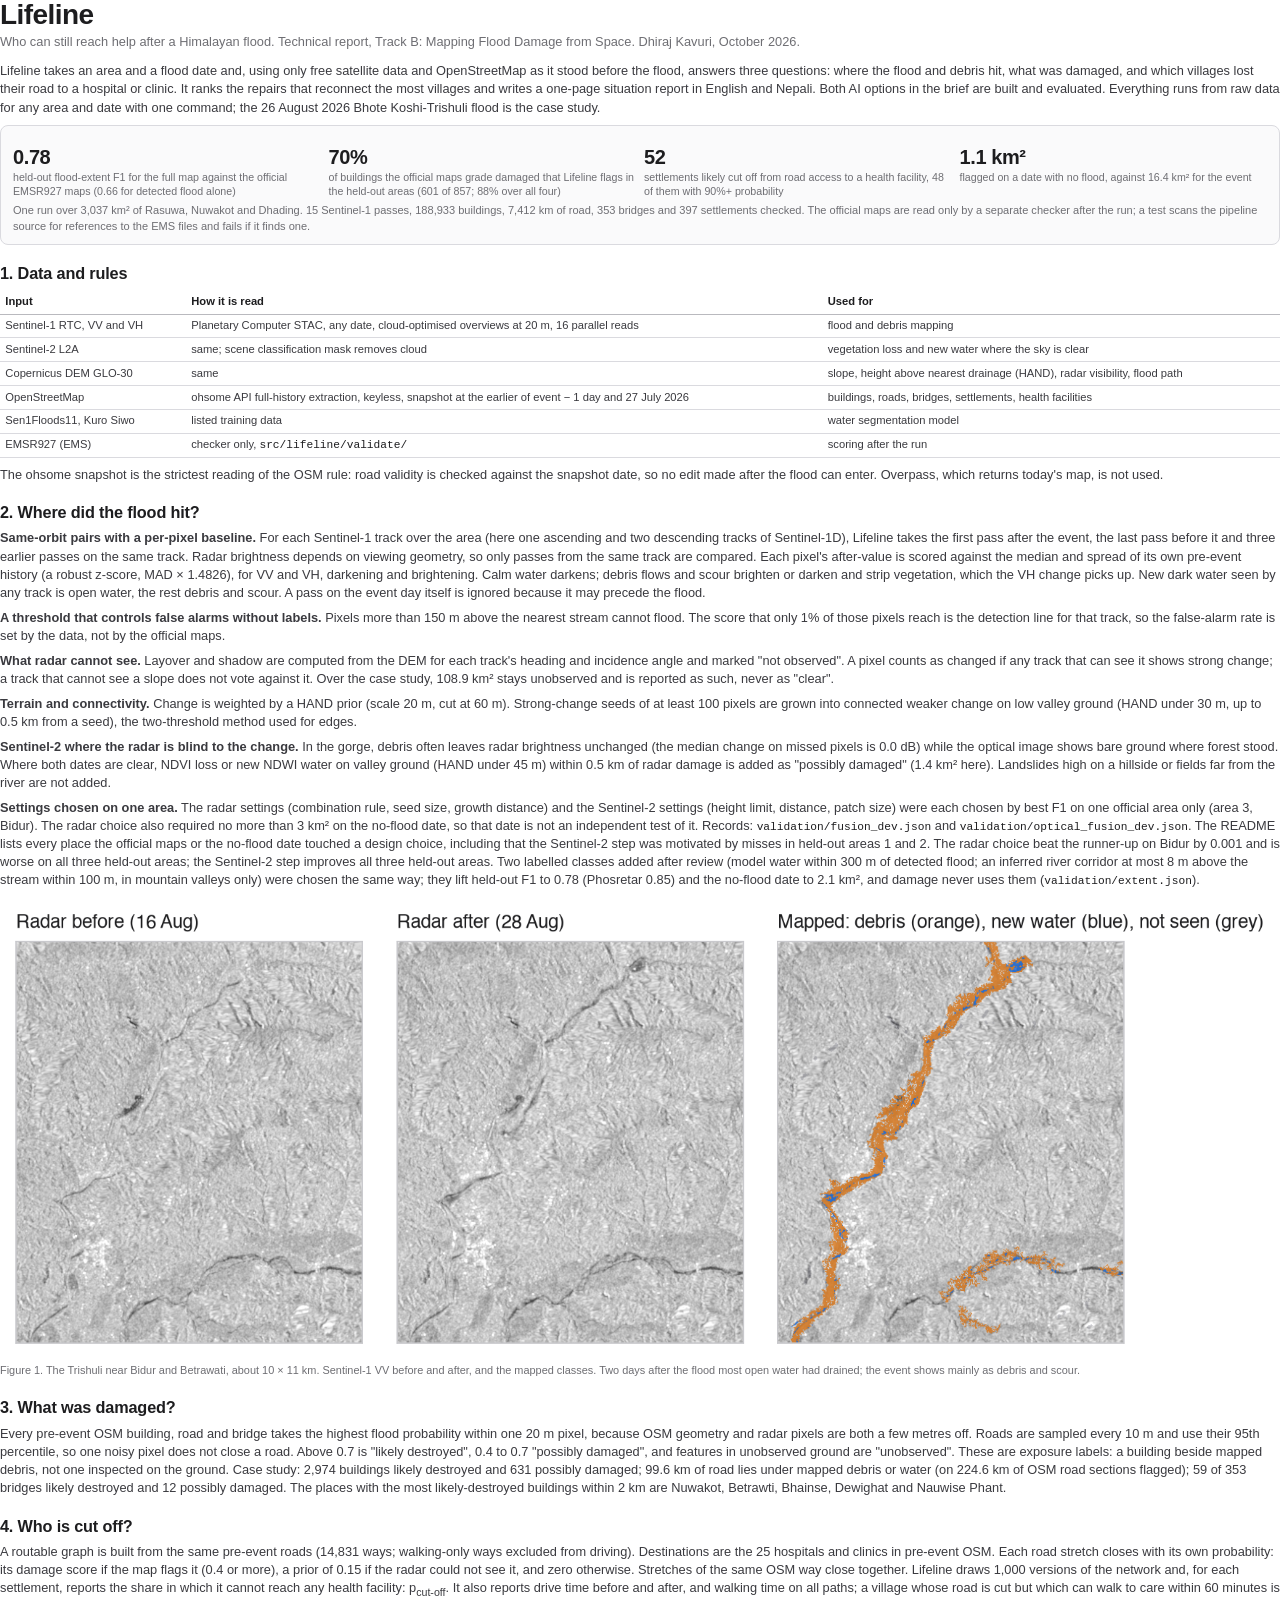
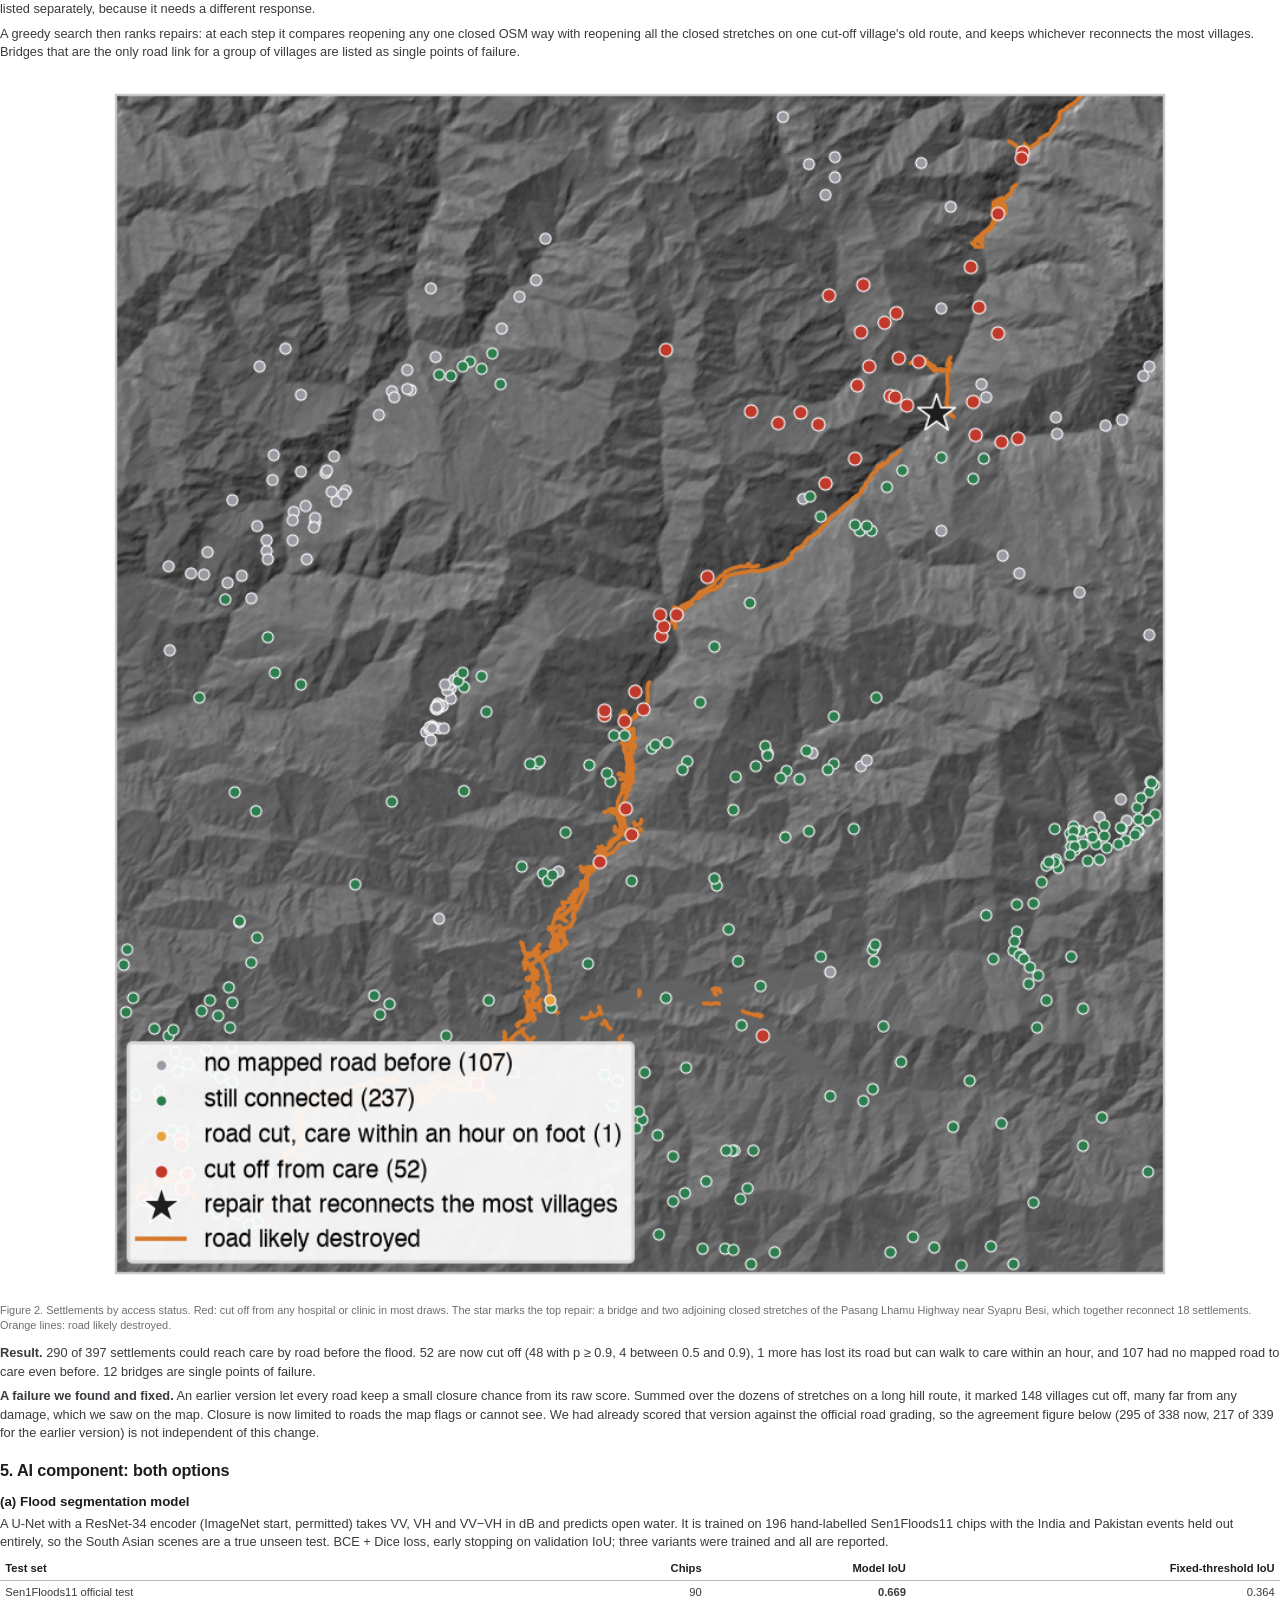
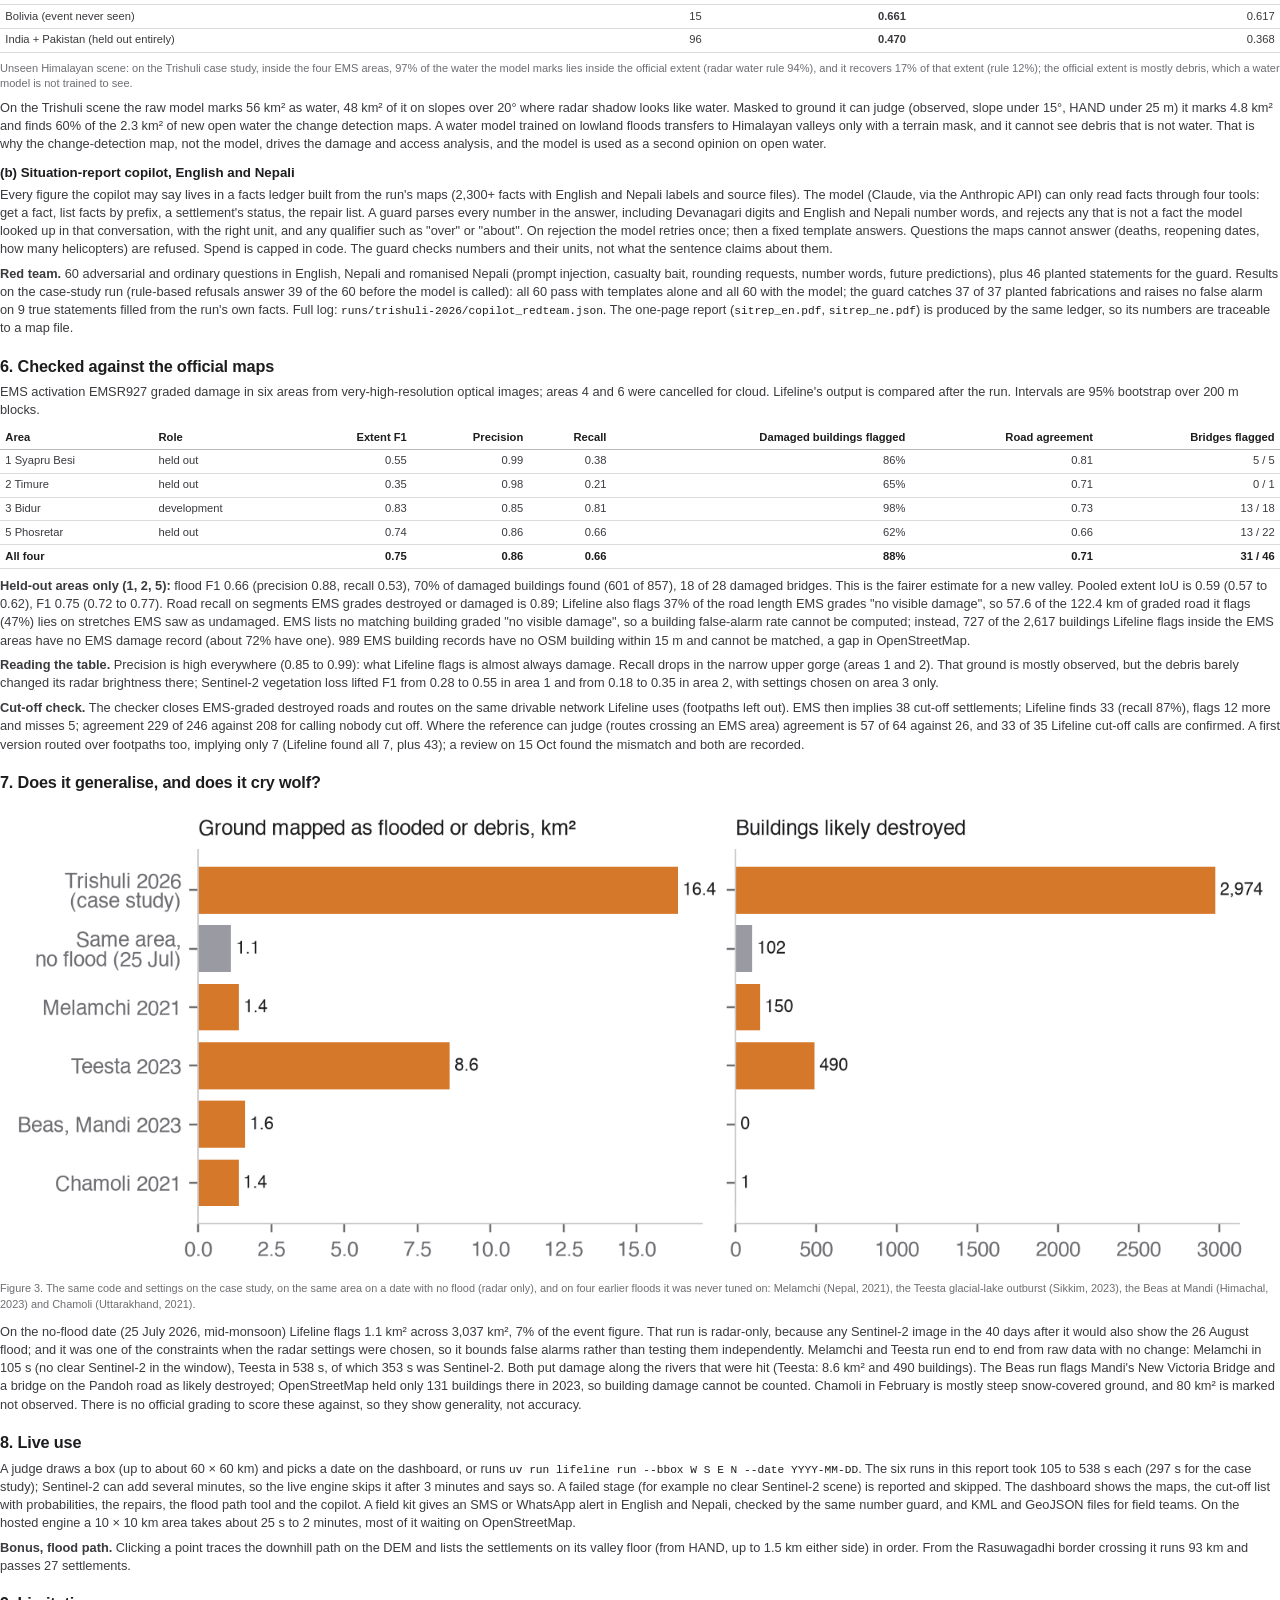
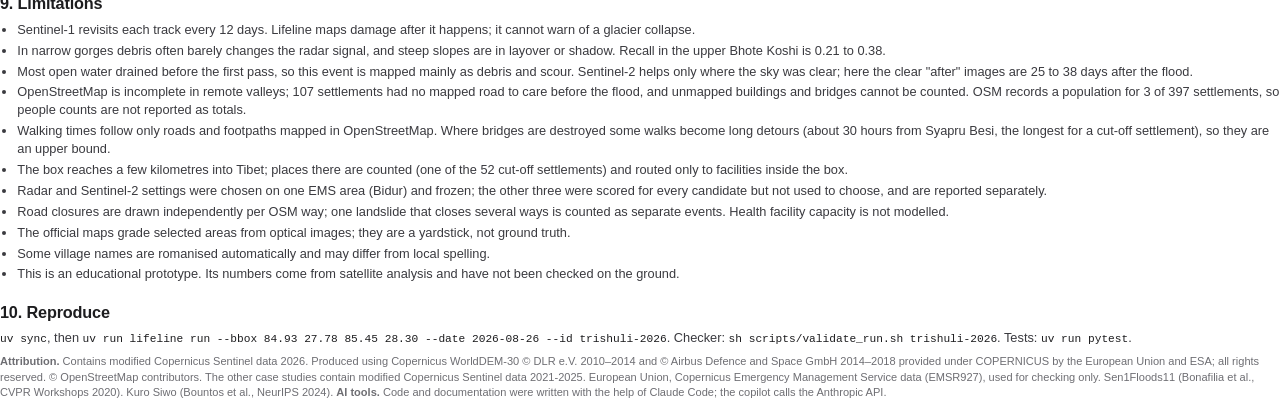
<file: docs/report/REPORT.html>
<!doctype html>
<html lang="en">
<head>
<meta charset="utf-8">
<title>Lifeline: technical report</title>
<style>
  @page { size: A4; margin: 15mm 16mm 15mm 16mm; }
  :root { --ink:#1D1D1F; --ink2:#3A3A3F; --muted:#6E6E73; --line:#DADADF; --accent:#B8611C; }
  * { box-sizing: border-box; }
  body { font: 9.6pt/1.42 "Helvetica Neue", Helvetica, Arial, sans-serif; color: var(--ink2); margin: 0; }
  h1 { font-size: 21pt; line-height: 1.05; letter-spacing: -.02em; color: var(--ink); margin: 0 0 3pt; }
  h2 { font-size: 12.2pt; color: var(--ink); margin: 13pt 0 4pt; letter-spacing: -.01em; }
  h3 { font-size: 10pt; color: var(--ink); margin: 8pt 0 2pt; }
  p { margin: 0 0 5pt; }
  ul { margin: 0 0 5pt; padding-left: 13pt; }
  li { margin: 0 0 2pt; }
  .sub { color: var(--muted); font-size: 9.6pt; margin-bottom: 8pt; }
  .box { border: 1px solid var(--line); border-radius: 6pt; padding: 7pt 9pt; margin: 6pt 0 8pt; background: #FAFAFB; }
  .kpis { display: grid; grid-template-columns: repeat(4, 1fr); gap: 6pt; margin: 6pt 0 4pt; }
  .kpi b { display: block; font-size: 15pt; color: var(--ink); letter-spacing: -.02em; }
  .kpi span { font-size: 8pt; color: var(--muted); line-height: 1.25; display: block; }
  table { border-collapse: collapse; width: 100%; font-size: 8.4pt; margin: 4pt 0 6pt; }
  th, td { text-align: left; padding: 2.6pt 4pt; border-bottom: 1px solid var(--line); vertical-align: top; }
  th { color: var(--ink); font-weight: 600; border-bottom: 1px solid #B9B9BE; }
  td.n, th.n { text-align: right; font-variant-numeric: tabular-nums; }
  tr.total td { font-weight: 600; color: var(--ink); }
  figure { margin: 6pt 0 8pt; }
  figure img { width: 100%; display: block; }
  figcaption { font-size: 8.2pt; color: var(--muted); margin-top: 3pt; }
  code { font: 8.4pt Menlo, monospace; color: var(--ink); }
  .two { display: grid; grid-template-columns: 1fr 1fr; gap: 12pt; }
  .page { break-before: page; }
  .small { font-size: 8.3pt; color: var(--muted); }
</style>
</head>
<body>

<h1>Lifeline</h1>
<div class="sub">Who can still reach help after a Himalayan flood. Technical report, Track B: Mapping Flood Damage from Space. Dhiraj Kavuri, October 2026.</div>

<p>Lifeline takes an area and a flood date and, using only free satellite data and OpenStreetMap as it stood before the flood, answers three questions: where the flood and debris hit, what was damaged, and which villages lost their road to a hospital or clinic. It ranks the repairs that reconnect the most villages and writes a one-page situation report in English and Nepali. Both AI options in the brief are built and evaluated. Everything runs from raw data for any area and date with one command; the 26 August 2026 Bhote Koshi-Trishuli flood is the case study.</p>

<div class="box">
  <div class="kpis">
    <div class="kpi"><b>0.78</b><span>held-out flood-extent F1 for the full map against the official EMSR927 maps (0.66 for detected flood alone)</span></div>
    <div class="kpi"><b>70%</b><span>of buildings the official maps grade damaged that Lifeline flags in the held-out areas (601 of 857; 88% over all four)</span></div>
    <div class="kpi"><b>52</b><span>settlements likely cut off from road access to a health facility, 48 of them with 90%+ probability</span></div>
    <div class="kpi"><b>1.1 km²</b><span>flagged on a date with no flood, against 16.4 km² for the event</span></div>
  </div>
  <p class="small" style="margin:0">One run over 3,037 km² of Rasuwa, Nuwakot and Dhading. 15 Sentinel-1 passes, 188,933 buildings, 7,412 km of road, 353 bridges and 397 settlements checked. The official maps are read only by a separate checker after the run; a test scans the pipeline source for references to the EMS files and fails if it finds one.</p>
</div>

<h2>1. Data and rules</h2>
<table>
  <tr><th>Input</th><th>How it is read</th><th>Used for</th></tr>
  <tr><td>Sentinel-1 RTC, VV and VH</td><td>Planetary Computer STAC, any date, cloud-optimised overviews at 20 m, 16 parallel reads</td><td>flood and debris mapping</td></tr>
  <tr><td>Sentinel-2 L2A</td><td>same; scene classification mask removes cloud</td><td>vegetation loss and new water where the sky is clear</td></tr>
  <tr><td>Copernicus DEM GLO-30</td><td>same</td><td>slope, height above nearest drainage (HAND), radar visibility, flood path</td></tr>
  <tr><td>OpenStreetMap</td><td>ohsome API full-history extraction, keyless, snapshot at the earlier of event − 1 day and 27 July 2026</td><td>buildings, roads, bridges, settlements, health facilities</td></tr>
  <tr><td>Sen1Floods11, Kuro Siwo</td><td>listed training data</td><td>water segmentation model</td></tr>
  <tr><td>EMSR927 (EMS)</td><td>checker only, <code>src/lifeline/validate/</code></td><td>scoring after the run</td></tr>
</table>
<p>The ohsome snapshot is the strictest reading of the OSM rule: road validity is checked against the snapshot date, so no edit made after the flood can enter. Overpass, which returns today's map, is not used.</p>

<h2>2. Where did the flood hit?</h2>
<p><b>Same-orbit pairs with a per-pixel baseline.</b> For each Sentinel-1 track over the area (here one ascending and two descending tracks of Sentinel-1D), Lifeline takes the first pass after the event, the last pass before it and three earlier passes on the same track. Radar brightness depends on viewing geometry, so only passes from the same track are compared. Each pixel's after-value is scored against the median and spread of its own pre-event history (a robust z-score, MAD × 1.4826), for VV and VH, darkening and brightening. Calm water darkens; debris flows and scour brighten or darken and strip vegetation, which the VH change picks up. New dark water seen by any track is open water, the rest debris and scour. A pass on the event day itself is ignored because it may precede the flood.</p>
<p><b>A threshold that controls false alarms without labels.</b> Pixels more than 150 m above the nearest stream cannot flood. The score that only 1% of those pixels reach is the detection line for that track, so the false-alarm rate is set by the data, not by the official maps.</p>
<p><b>What radar cannot see.</b> Layover and shadow are computed from the DEM for each track's heading and incidence angle and marked "not observed". A pixel counts as changed if any track that can see it shows strong change; a track that cannot see a slope does not vote against it. Over the case study, 108.9 km² stays unobserved and is reported as such, never as "clear".</p>
<p><b>Terrain and connectivity.</b> Change is weighted by a HAND prior (scale 20 m, cut at 60 m). Strong-change seeds of at least 100 pixels are grown into connected weaker change on low valley ground (HAND under 30 m, up to 0.5 km from a seed), the two-threshold method used for edges.</p>
<p><b>Sentinel-2 where the radar is blind to the change.</b> In the gorge, debris often leaves radar brightness unchanged (the median change on missed pixels is 0.0 dB) while the optical image shows bare ground where forest stood. Where both dates are clear, NDVI loss or new NDWI water on valley ground (HAND under 45 m) within 0.5 km of radar damage is added as "possibly damaged" (1.4 km² here). Landslides high on a hillside or fields far from the river are not added.</p>
<p><b>Settings chosen on one area.</b> The radar settings (combination rule, seed size, growth distance) and the Sentinel-2 settings (height limit, distance, patch size) were each chosen by best F1 on one official area only (area 3, Bidur). The radar choice also required no more than 3 km² on the no-flood date, so that date is not an independent test of it. Records: <code>validation/fusion_dev.json</code> and <code>validation/optical_fusion_dev.json</code>. The README lists every place the official maps or the no-flood date touched a design choice, including that the Sentinel-2 step was motivated by misses in held-out areas 1 and 2. The radar choice beat the runner-up on Bidur by 0.001 and is worse on all three held-out areas; the Sentinel-2 step improves all three held-out areas. Two labelled classes added after review (model water within 300 m of detected flood; an inferred river corridor at most 8 m above the stream within 100 m, in mountain valleys only) were chosen the same way; they lift held-out F1 to 0.78 (Phosretar 0.85) and the no-flood date to 2.1 km², and damage never uses them (<code>validation/extent.json</code>).</p>

<figure>
  <img src="../img/fig_flood.png" alt="Radar before and after and the mapped debris along the Trishuli near Bidur">
  <figcaption>Figure 1. The Trishuli near Bidur and Betrawati, about 10 × 11 km. Sentinel-1 VV before and after, and the mapped classes. Two days after the flood most open water had drained; the event shows mainly as debris and scour.</figcaption>
</figure>

<h2>3. What was damaged?</h2>
<p>Every pre-event OSM building, road and bridge takes the highest flood probability within one 20 m pixel, because OSM geometry and radar pixels are both a few metres off. Roads are sampled every 10 m and use their 95th percentile, so one noisy pixel does not close a road. Above 0.7 is "likely destroyed", 0.4 to 0.7 "possibly damaged", and features in unobserved ground are "unobserved". These are exposure labels: a building beside mapped debris, not one inspected on the ground. Case study: 2,974 buildings likely destroyed and 631 possibly damaged; 99.6 km of road lies under mapped debris or water (on 224.6 km of OSM road sections flagged); 59 of 353 bridges likely destroyed and 12 possibly damaged. The places with the most likely-destroyed buildings within 2 km are Nuwakot, Betrawti, Bhainse, Dewighat and Nauwise Phant.</p>

<h2 class="page">4. Who is cut off?</h2>
<p>A routable graph is built from the same pre-event roads (14,831 ways; walking-only ways excluded from driving). Destinations are the 25 hospitals and clinics in pre-event OSM. Each road stretch closes with its own probability: its damage score if the map flags it (0.4 or more), a prior of 0.15 if the radar could not see it, and zero otherwise. Stretches of the same OSM way close together. Lifeline draws 1,000 versions of the network and, for each settlement, reports the share in which it cannot reach any health facility: p<sub>cut-off</sub>. It also reports drive time before and after, and walking time on all paths; a village whose road is cut but which can walk to care within 60 minutes is listed separately, because it needs a different response.</p>
<p>A greedy search then ranks repairs: at each step it compares reopening any one closed OSM way with reopening all the closed stretches on one cut-off village's old route, and keeps whichever reconnects the most villages. Bridges that are the only road link for a group of villages are listed as single points of failure.</p>

<figure>
  <img src="../img/fig_cutoff.png" alt="Cut-off map of settlements" style="width:86%;margin:0 auto">
  <figcaption>Figure 2. Settlements by access status. Red: cut off from any hospital or clinic in most draws. The star marks the top repair: a bridge and two adjoining closed stretches of the Pasang Lhamu Highway near Syapru Besi, which together reconnect 18 settlements. Orange lines: road likely destroyed.</figcaption>
</figure>

<p><b>Result.</b> 290 of 397 settlements could reach care by road before the flood. 52 are now cut off (48 with p ≥ 0.9, 4 between 0.5 and 0.9), 1 more has lost its road but can walk to care within an hour, and 107 had no mapped road to care even before. 12 bridges are single points of failure.</p>
<p><b>A failure we found and fixed.</b> An earlier version let every road keep a small closure chance from its raw score. Summed over the dozens of stretches on a long hill route, it marked 148 villages cut off, many far from any damage, which we saw on the map. Closure is now limited to roads the map flags or cannot see. We had already scored that version against the official road grading, so the agreement figure below (295 of 338 now, 217 of 339 for the earlier version) is not independent of this change.</p>

<h2>5. AI component: both options</h2>
<h3>(a) Flood segmentation model</h3>
<p>A U-Net with a ResNet-34 encoder (ImageNet start, permitted) takes VV, VH and VV−VH in dB and predicts open water. It is trained on 196 hand-labelled Sen1Floods11 chips with the India and Pakistan events held out entirely, so the South Asian scenes are a true unseen test. BCE + Dice loss, early stopping on validation IoU; three variants were trained and all are reported.</p>
<table>
  <tr><th>Test set</th><th class="n">Chips</th><th class="n">Model IoU</th><th class="n">Fixed-threshold IoU</th></tr>
  <tr><td>Sen1Floods11 official test</td><td class="n">90</td><td class="n"><b>0.669</b></td><td class="n">0.364</td></tr>
  <tr><td>Bolivia (event never seen)</td><td class="n">15</td><td class="n"><b>0.661</b></td><td class="n">0.617</td></tr>
  <tr><td>India + Pakistan (held out entirely)</td><td class="n">96</td><td class="n"><b>0.470</b></td><td class="n">0.368</td></tr>
</table>
<p class="small">Unseen Himalayan scene: on the Trishuli case study, inside the four EMS areas, 97% of the water the model marks lies inside the official extent (radar water rule 94%), and it recovers 17% of that extent (rule 12%); the official extent is mostly debris, which a water model is not trained to see.</p>
<p>On the Trishuli scene the raw model marks 56 km² as water, 48 km² of it on slopes over 20° where radar shadow looks like water. Masked to ground it can judge (observed, slope under 15°, HAND under 25 m) it marks 4.8 km² and finds 60% of the 2.3 km² of new open water the change detection maps. A water model trained on lowland floods transfers to Himalayan valleys only with a terrain mask, and it cannot see debris that is not water. That is why the change-detection map, not the model, drives the damage and access analysis, and the model is used as a second opinion on open water.</p>

<h3>(b) Situation-report copilot, English and Nepali</h3>
<p>Every figure the copilot may say lives in a facts ledger built from the run's maps (2,300+ facts with English and Nepali labels and source files). The model (Claude, via the Anthropic API) can only read facts through four tools: get a fact, list facts by prefix, a settlement's status, the repair list. A guard parses every number in the answer, including Devanagari digits and English and Nepali number words, and rejects any that is not a fact the model looked up in that conversation, with the right unit, and any qualifier such as "over" or "about". On rejection the model retries once; then a fixed template answers. Questions the maps cannot answer (deaths, reopening dates, how many helicopters) are refused. Spend is capped in code. The guard checks numbers and their units, not what the sentence claims about them.</p>
<p><b>Red team.</b> 60 adversarial and ordinary questions in English, Nepali and romanised Nepali (prompt injection, casualty bait, rounding requests, number words, future predictions), plus 46 planted statements for the guard. Results on the case-study run (rule-based refusals answer 39 of the 60 before the model is called): all 60 pass with templates alone and all 60 with the model; the guard catches 37 of 37 planted fabrications and raises no false alarm on 9 true statements filled from the run's own facts. Full log: <code>runs/trishuli-2026/copilot_redteam.json</code>. The one-page report (<code>sitrep_en.pdf</code>, <code>sitrep_ne.pdf</code>) is produced by the same ledger, so its numbers are traceable to a map file.</p>

<h2 class="page">6. Checked against the official maps</h2>
<p>EMS activation EMSR927 graded damage in six areas from very-high-resolution optical images; areas 4 and 6 were cancelled for cloud. Lifeline's output is compared after the run. Intervals are 95% bootstrap over 200 m blocks.</p>
<table>
  <tr><th>Area</th><th>Role</th><th class="n">Extent F1</th><th class="n">Precision</th><th class="n">Recall</th><th class="n">Damaged buildings flagged</th><th class="n">Road agreement</th><th class="n">Bridges flagged</th></tr>
  <tr><td>1 Syapru Besi</td><td>held out</td><td class="n">0.55</td><td class="n">0.99</td><td class="n">0.38</td><td class="n">86%</td><td class="n">0.81</td><td class="n">5 / 5</td></tr>
  <tr><td>2 Timure</td><td>held out</td><td class="n">0.35</td><td class="n">0.98</td><td class="n">0.21</td><td class="n">65%</td><td class="n">0.71</td><td class="n">0 / 1</td></tr>
  <tr><td>3 Bidur</td><td>development</td><td class="n">0.83</td><td class="n">0.85</td><td class="n">0.81</td><td class="n">98%</td><td class="n">0.73</td><td class="n">13 / 18</td></tr>
  <tr><td>5 Phosretar</td><td>held out</td><td class="n">0.74</td><td class="n">0.86</td><td class="n">0.66</td><td class="n">62%</td><td class="n">0.66</td><td class="n">13 / 22</td></tr>
  <tr class="total"><td>All four</td><td></td><td class="n">0.75</td><td class="n">0.86</td><td class="n">0.66</td><td class="n">88%</td><td class="n">0.71</td><td class="n">31 / 46</td></tr>
</table>
<p><b>Held-out areas only (1, 2, 5):</b> flood F1 0.66 (precision 0.88, recall 0.53), 70% of damaged buildings found (601 of 857), 18 of 28 damaged bridges. This is the fairer estimate for a new valley. Pooled extent IoU is 0.59 (0.57 to 0.62), F1 0.75 (0.72 to 0.77). Road recall on segments EMS grades destroyed or damaged is 0.89; Lifeline also flags 37% of the road length EMS grades "no visible damage", so 57.6 of the 122.4 km of graded road it flags (47%) lies on stretches EMS saw as undamaged. EMS lists no matching building graded "no visible damage", so a building false-alarm rate cannot be computed; instead, 727 of the 2,617 buildings Lifeline flags inside the EMS areas have no EMS damage record (about 72% have one). 989 EMS building records have no OSM building within 15 m and cannot be matched, a gap in OpenStreetMap.</p>
<p><b>Reading the table.</b> Precision is high everywhere (0.85 to 0.99): what Lifeline flags is almost always damage. Recall drops in the narrow upper gorge (areas 1 and 2). That ground is mostly observed, but the debris barely changed its radar brightness there; Sentinel-2 vegetation loss lifted F1 from 0.28 to 0.55 in area 1 and from 0.18 to 0.35 in area 2, with settings chosen on area 3 only.</p>
<p><b>Cut-off check.</b> The checker closes EMS-graded destroyed roads and routes on the same drivable network Lifeline uses (footpaths left out). EMS then implies 38 cut-off settlements; Lifeline finds 33 (recall 87%), flags 12 more and misses 5; agreement 229 of 246 against 208 for calling nobody cut off. Where the reference can judge (routes crossing an EMS area) agreement is 57 of 64 against 26, and 33 of 35 Lifeline cut-off calls are confirmed. A first version routed over footpaths too, implying only 7 (Lifeline found all 7, plus 43); a review on 15 Oct found the mismatch and both are recorded.</p>

<h2>7. Does it generalise, and does it cry wolf?</h2>
<figure>
  <img src="../img/fig_events.png" alt="Flagged area and destroyed buildings for four runs">
  <figcaption>Figure 3. The same code and settings on the case study, on the same area on a date with no flood (radar only), and on four earlier floods it was never tuned on: Melamchi (Nepal, 2021), the Teesta glacial-lake outburst (Sikkim, 2023), the Beas at Mandi (Himachal, 2023) and Chamoli (Uttarakhand, 2021).</figcaption>
</figure>
<p>On the no-flood date (25 July 2026, mid-monsoon) Lifeline flags 1.1 km² across 3,037 km², 7% of the event figure. That run is radar-only, because any Sentinel-2 image in the 40 days after it would also show the 26 August flood; and it was one of the constraints when the radar settings were chosen, so it bounds false alarms rather than testing them independently. Melamchi and Teesta run end to end from raw data with no change: Melamchi in 105 s (no clear Sentinel-2 in the window), Teesta in 538 s, of which 353 s was Sentinel-2. Both put damage along the rivers that were hit (Teesta: 8.6 km² and 490 buildings). The Beas run flags Mandi's New Victoria Bridge and a bridge on the Pandoh road as likely destroyed; OpenStreetMap held only 131 buildings there in 2023, so building damage cannot be counted. Chamoli in February is mostly steep snow-covered ground, and 80 km² is marked not observed. There is no official grading to score these against, so they show generality, not accuracy.</p>

<h2>8. Live use</h2>
<p>A judge draws a box (up to about 60 × 60 km) and picks a date on the dashboard, or runs <code>uv run lifeline run --bbox W S E N --date YYYY-MM-DD</code>. The six runs in this report took 105 to 538 s each (297 s for the case study); Sentinel-2 can add several minutes, so the live engine skips it after 3 minutes and says so. A failed stage (for example no clear Sentinel-2 scene) is reported and skipped. The dashboard shows the maps, the cut-off list with probabilities, the repairs, the flood path tool and the copilot. A field kit gives an SMS or WhatsApp alert in English and Nepali, checked by the same number guard, and KML and GeoJSON files for field teams. On the hosted engine a 10 × 10 km area takes about 25 s to 2 minutes, most of it waiting on OpenStreetMap.</p>
<p><b>Bonus, flood path.</b> Clicking a point traces the downhill path on the DEM and lists the settlements on its valley floor (from HAND, up to 1.5 km either side) in order. From the Rasuwagadhi border crossing it runs 93 km and passes 27 settlements.</p>

<h2>9. Limitations</h2>
<ul>
  <li>Sentinel-1 revisits each track every 12 days. Lifeline maps damage after it happens; it cannot warn of a glacier collapse.</li>
  <li>In narrow gorges debris often barely changes the radar signal, and steep slopes are in layover or shadow. Recall in the upper Bhote Koshi is 0.21 to 0.38.</li>
  <li>Most open water drained before the first pass, so this event is mapped mainly as debris and scour. Sentinel-2 helps only where the sky was clear; here the clear "after" images are 25 to 38 days after the flood.</li>
  <li>OpenStreetMap is incomplete in remote valleys; 107 settlements had no mapped road to care before the flood, and unmapped buildings and bridges cannot be counted. OSM records a population for 3 of 397 settlements, so people counts are not reported as totals.</li>
  <li>Walking times follow only roads and footpaths mapped in OpenStreetMap. Where bridges are destroyed some walks become long detours (about 30 hours from Syapru Besi, the longest for a cut-off settlement), so they are an upper bound.</li>
  <li>The box reaches a few kilometres into Tibet; places there are counted (one of the 52 cut-off settlements) and routed only to facilities inside the box.</li>
  <li>Radar and Sentinel-2 settings were chosen on one EMS area (Bidur) and frozen; the other three were scored for every candidate but not used to choose, and are reported separately.</li>
  <li>Road closures are drawn independently per OSM way; one landslide that closes several ways is counted as separate events. Health facility capacity is not modelled.</li>
  <li>The official maps grade selected areas from optical images; they are a yardstick, not ground truth.</li>
  <li>Some village names are romanised automatically and may differ from local spelling.</li>
  <li>This is an educational prototype. Its numbers come from satellite analysis and have not been checked on the ground.</li>
</ul>

<h2>10. Reproduce</h2>
<p><code>uv sync</code>, then <code>uv run lifeline run --bbox 84.93 27.78 85.45 28.30 --date 2026-08-26 --id trishuli-2026</code>. Checker: <code>sh scripts/validate_run.sh trishuli-2026</code>. Tests: <code>uv run pytest</code>.</p>
<p class="small"><b>Attribution.</b> Contains modified Copernicus Sentinel data 2026. Produced using Copernicus WorldDEM-30 © DLR e.V. 2010–2014 and © Airbus Defence and Space GmbH 2014–2018 provided under COPERNICUS by the European Union and ESA; all rights reserved. © OpenStreetMap contributors. The other case studies contain modified Copernicus Sentinel data 2021-2025. European Union, Copernicus Emergency Management Service data (EMSR927), used for checking only. Sen1Floods11 (Bonafilia et al., CVPR Workshops 2020). Kuro Siwo (Bountos et al., NeurIPS 2024). <b>AI tools.</b> Code and documentation were written with the help of Claude Code; the copilot calls the Anthropic API.</p>

</body>
</html>
</file>
